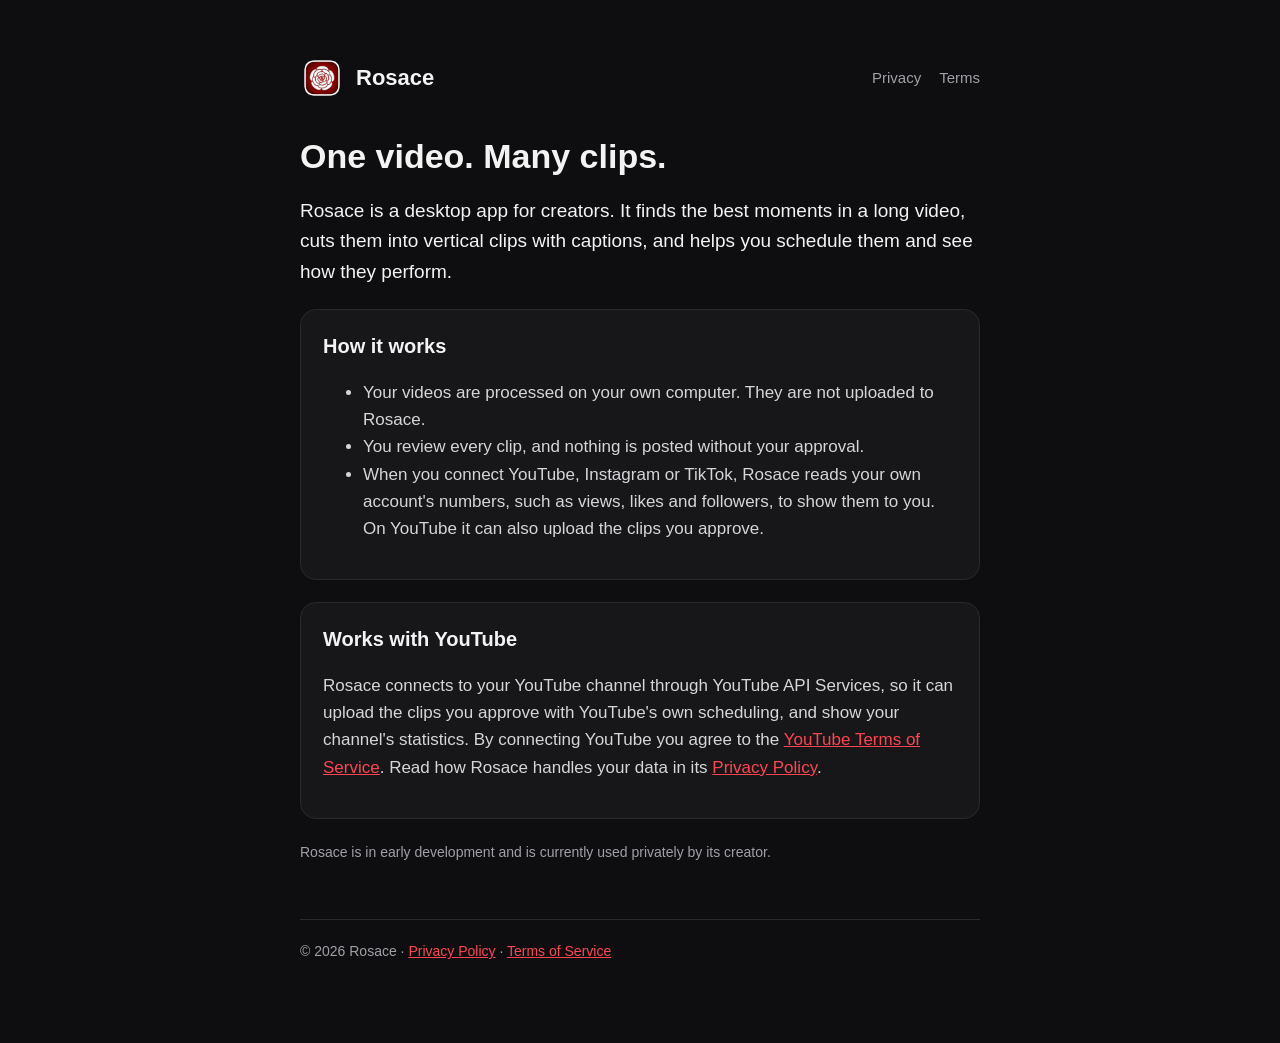
<file: index.html>
<!doctype html>
<html lang="en">
<head>
<meta charset="utf-8">
<meta name="viewport" content="width=device-width, initial-scale=1">
<title>Rosace</title>
<meta name="description" content="Rosace turns one long video into many short clips, and helps creators schedule them and follow how they do.">
<link rel="icon" href="icon.png">
<link rel="stylesheet" href="style.css">
</head>
<body>
<main>
  <header><img src="icon.png" alt=""><a href="./">Rosace</a>
    <nav><a href="privacy.html">Privacy</a><a href="terms.html">Terms</a></nav></header>
  <h1>One video. Many clips.</h1>
  <p class="lead">Rosace is a desktop app for creators. It finds the best moments in a long video, cuts them into vertical clips with captions, and helps you schedule them and see how they perform.</p>
  <div class="card">
    <h2 style="margin-top:0">How it works</h2>
    <ul>
      <li>Your videos are processed on your own computer. They are not uploaded to Rosace.</li>
      <li>You review every clip, and nothing is posted without your approval.</li>
      <li>When you connect YouTube, Instagram or TikTok, Rosace reads your own account's numbers, such as views, likes and followers, to show them to you. On YouTube it can also upload the clips you approve.</li>
    </ul>
  </div>
  <div class="card">
    <h2 style="margin-top:0">Works with YouTube</h2>
    <p>Rosace connects to your YouTube channel through YouTube API Services, so it can upload the clips you approve with YouTube's own scheduling, and show your channel's statistics. By connecting YouTube you agree to the <a href="https://www.youtube.com/t/terms">YouTube Terms of Service</a>. Read how Rosace handles your data in its <a href="privacy.html#youtube">Privacy Policy</a>.</p>
  </div>
  <p class="small">Rosace is in early development and is currently used privately by its creator.</p>
  <footer>© 2026 Rosace · <a href="privacy.html">Privacy Policy</a> · <a href="terms.html">Terms of Service</a></footer>
</main>
</body>
</html>
</file>
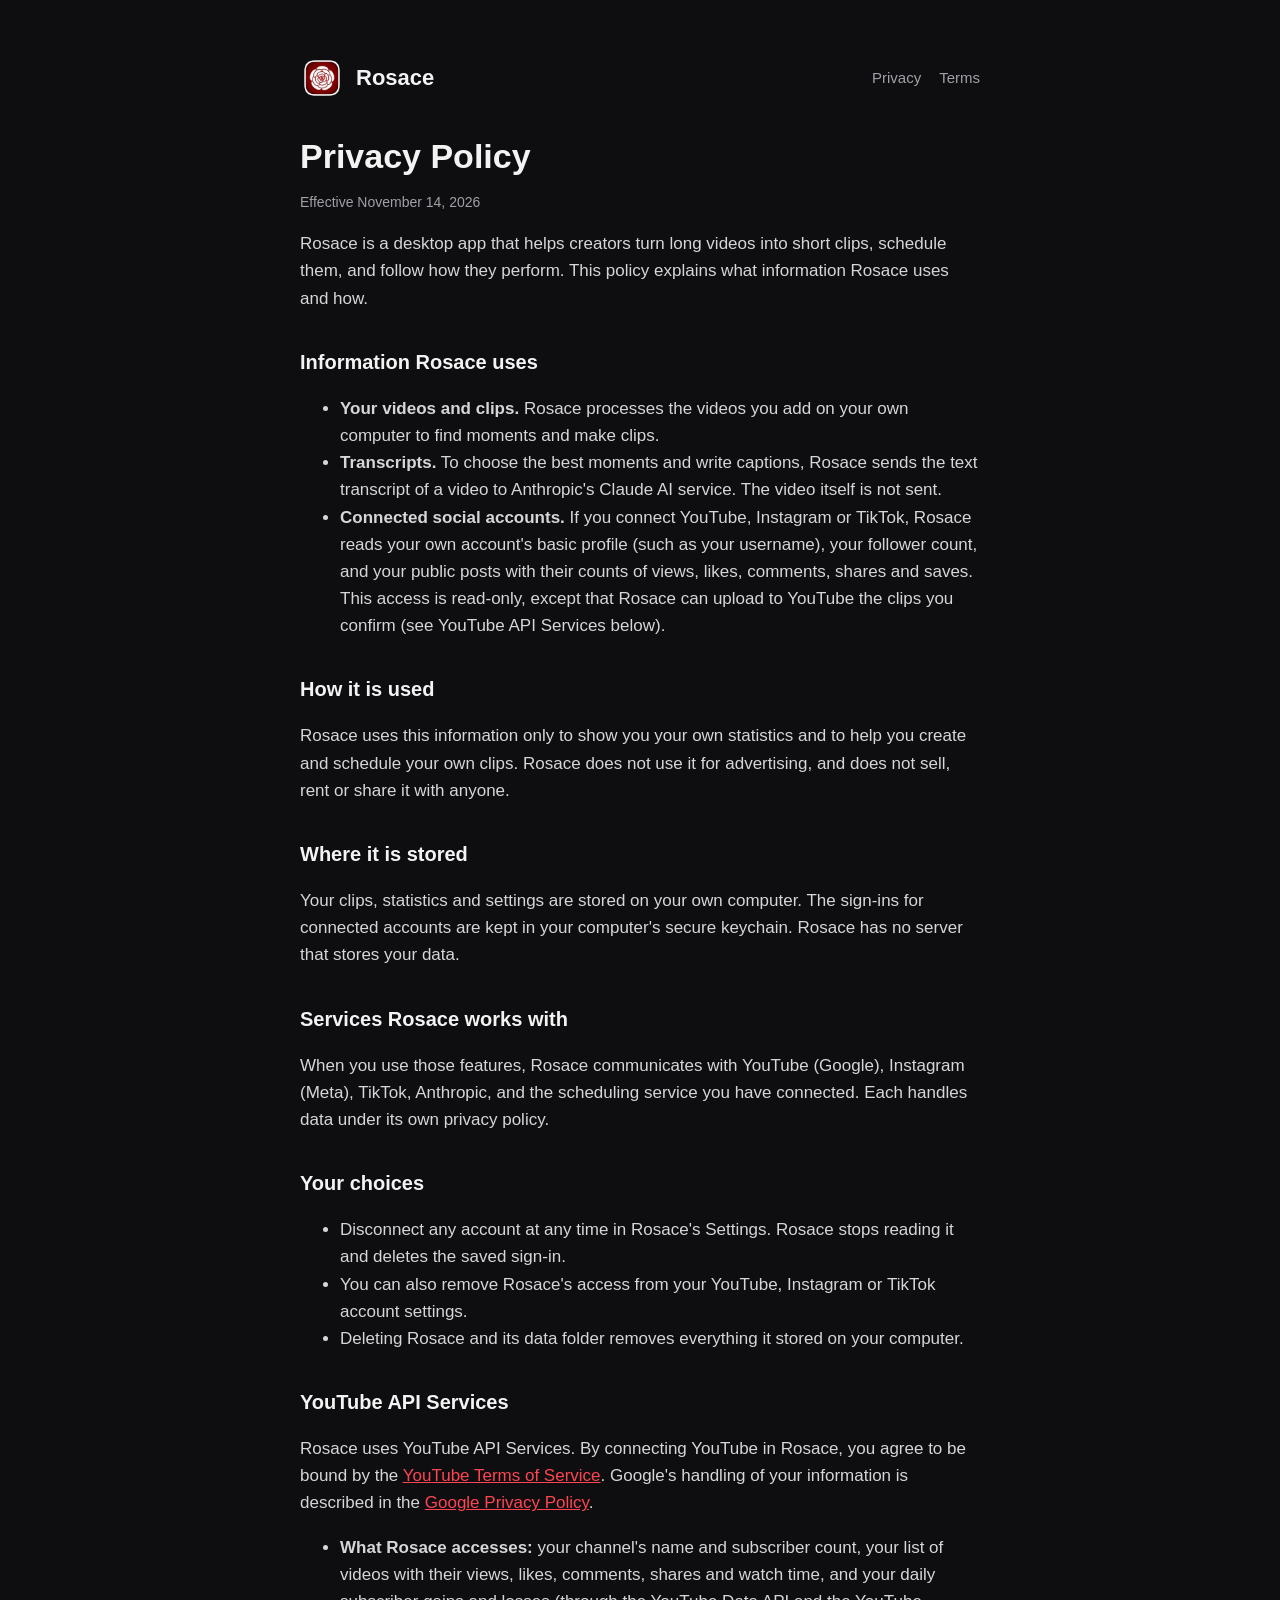
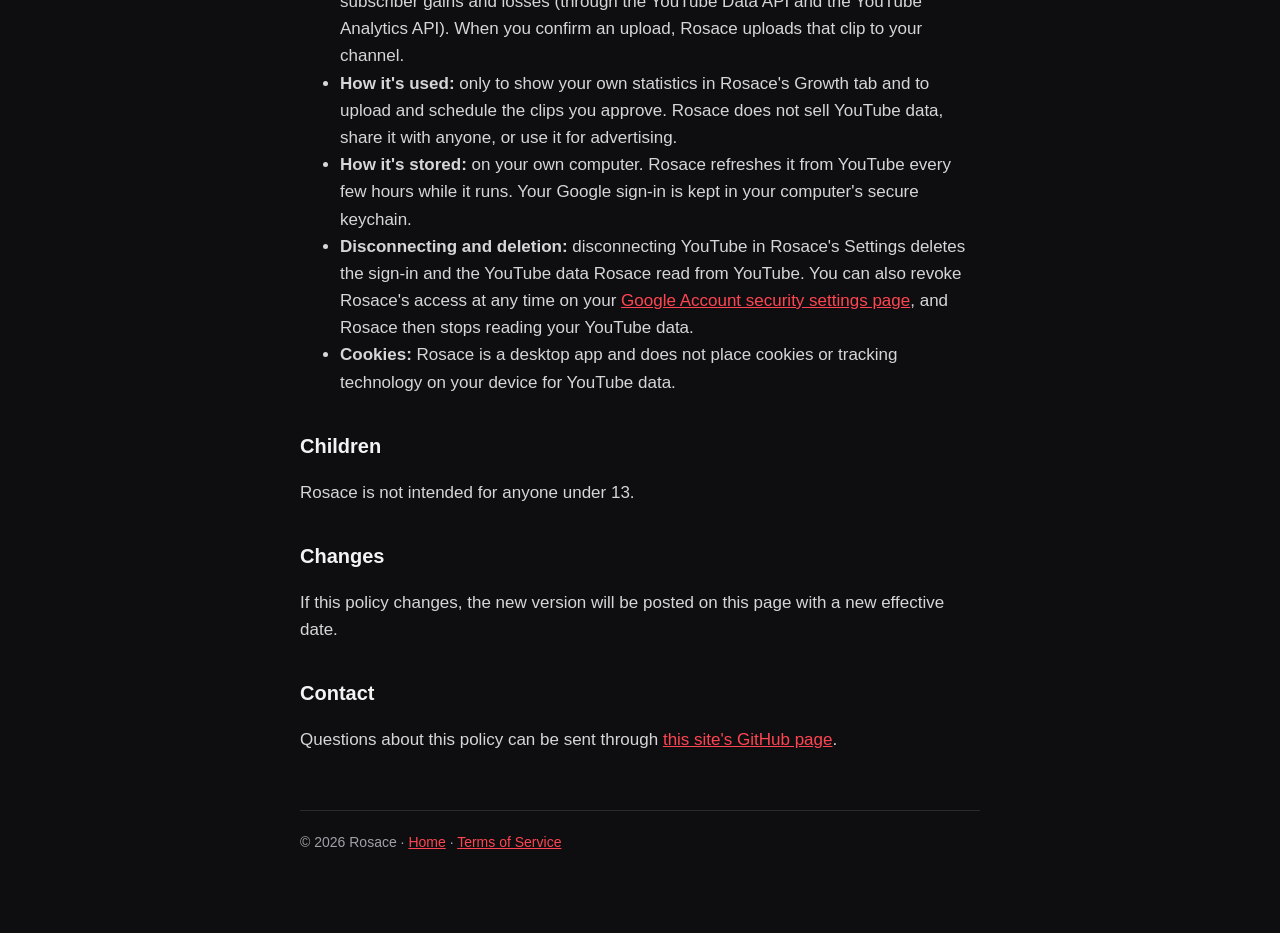
<file: privacy.html>
<!doctype html>
<html lang="en">
<head>
<meta charset="utf-8">
<meta name="viewport" content="width=device-width, initial-scale=1">
<title>Rosace Privacy Policy</title>
<link rel="icon" href="icon.png">
<link rel="stylesheet" href="style.css">
</head>
<body>
<main>
  <header><img src="icon.png" alt=""><a href="./">Rosace</a>
    <nav><a href="privacy.html">Privacy</a><a href="terms.html">Terms</a></nav></header>
  <h1>Privacy Policy</h1>
  <p class="small">Effective November 14, 2026</p>

  <p>Rosace is a desktop app that helps creators turn long videos into short clips, schedule them, and follow how they perform. This policy explains what information Rosace uses and how.</p>

  <h2>Information Rosace uses</h2>
  <ul>
    <li><b>Your videos and clips.</b> Rosace processes the videos you add on your own computer to find moments and make clips.</li>
    <li><b>Transcripts.</b> To choose the best moments and write captions, Rosace sends the text transcript of a video to Anthropic's Claude AI service. The video itself is not sent.</li>
    <li><b>Connected social accounts.</b> If you connect YouTube, Instagram or TikTok, Rosace reads your own account's basic profile (such as your username), your follower count, and your public posts with their counts of views, likes, comments, shares and saves. This access is read-only, except that Rosace can upload to YouTube the clips you confirm (see YouTube API Services below).</li>
  </ul>

  <h2>How it is used</h2>
  <p>Rosace uses this information only to show you your own statistics and to help you create and schedule your own clips. Rosace does not use it for advertising, and does not sell, rent or share it with anyone.</p>

  <h2>Where it is stored</h2>
  <p>Your clips, statistics and settings are stored on your own computer. The sign-ins for connected accounts are kept in your computer's secure keychain. Rosace has no server that stores your data.</p>

  <h2>Services Rosace works with</h2>
  <p>When you use those features, Rosace communicates with YouTube (Google), Instagram (Meta), TikTok, Anthropic, and the scheduling service you have connected. Each handles data under its own privacy policy.</p>

  <h2>Your choices</h2>
  <ul>
    <li>Disconnect any account at any time in Rosace's Settings. Rosace stops reading it and deletes the saved sign-in.</li>
    <li>You can also remove Rosace's access from your YouTube, Instagram or TikTok account settings.</li>
    <li>Deleting Rosace and its data folder removes everything it stored on your computer.</li>
  </ul>

  <h2 id="youtube">YouTube API Services</h2>
  <p>Rosace uses YouTube API Services. By connecting YouTube in Rosace, you agree to be bound by the
    <a href="https://www.youtube.com/t/terms">YouTube Terms of Service</a>. Google's handling of your information is described in the
    <a href="https://policies.google.com/privacy">Google Privacy Policy</a>.</p>
  <ul>
    <li><b>What Rosace accesses:</b> your channel's name and subscriber count, your list of videos with their views, likes, comments, shares and watch time, and your daily subscriber gains and losses (through the YouTube Data API and the YouTube Analytics API). When you confirm an upload, Rosace uploads that clip to your channel.</li>
    <li><b>How it's used:</b> only to show your own statistics in Rosace's Growth tab and to upload and schedule the clips you approve. Rosace does not sell YouTube data, share it with anyone, or use it for advertising.</li>
    <li><b>How it's stored:</b> on your own computer. Rosace refreshes it from YouTube every few hours while it runs. Your Google sign-in is kept in your computer's secure keychain.</li>
    <li><b>Disconnecting and deletion:</b> disconnecting YouTube in Rosace's Settings deletes the sign-in and the YouTube data Rosace read from YouTube. You can also revoke Rosace's access at any time on your
      <a href="https://security.google.com/settings/security/permissions">Google Account security settings page</a>, and Rosace then stops reading your YouTube data.</li>
    <li><b>Cookies:</b> Rosace is a desktop app and does not place cookies or tracking technology on your device for YouTube data.</li>
  </ul>

  <h2>Children</h2>
  <p>Rosace is not intended for anyone under 13.</p>

  <h2>Changes</h2>
  <p>If this policy changes, the new version will be posted on this page with a new effective date.</p>

  <h2>Contact</h2>
  <p>Questions about this policy can be sent through <a href="https://github.com/JamesRippeyJr/rosace/issues">this site's GitHub page</a>.</p>

  <footer>© 2026 Rosace · <a href="./">Home</a> · <a href="terms.html">Terms of Service</a></footer>
</main>
</body>
</html>
</file>
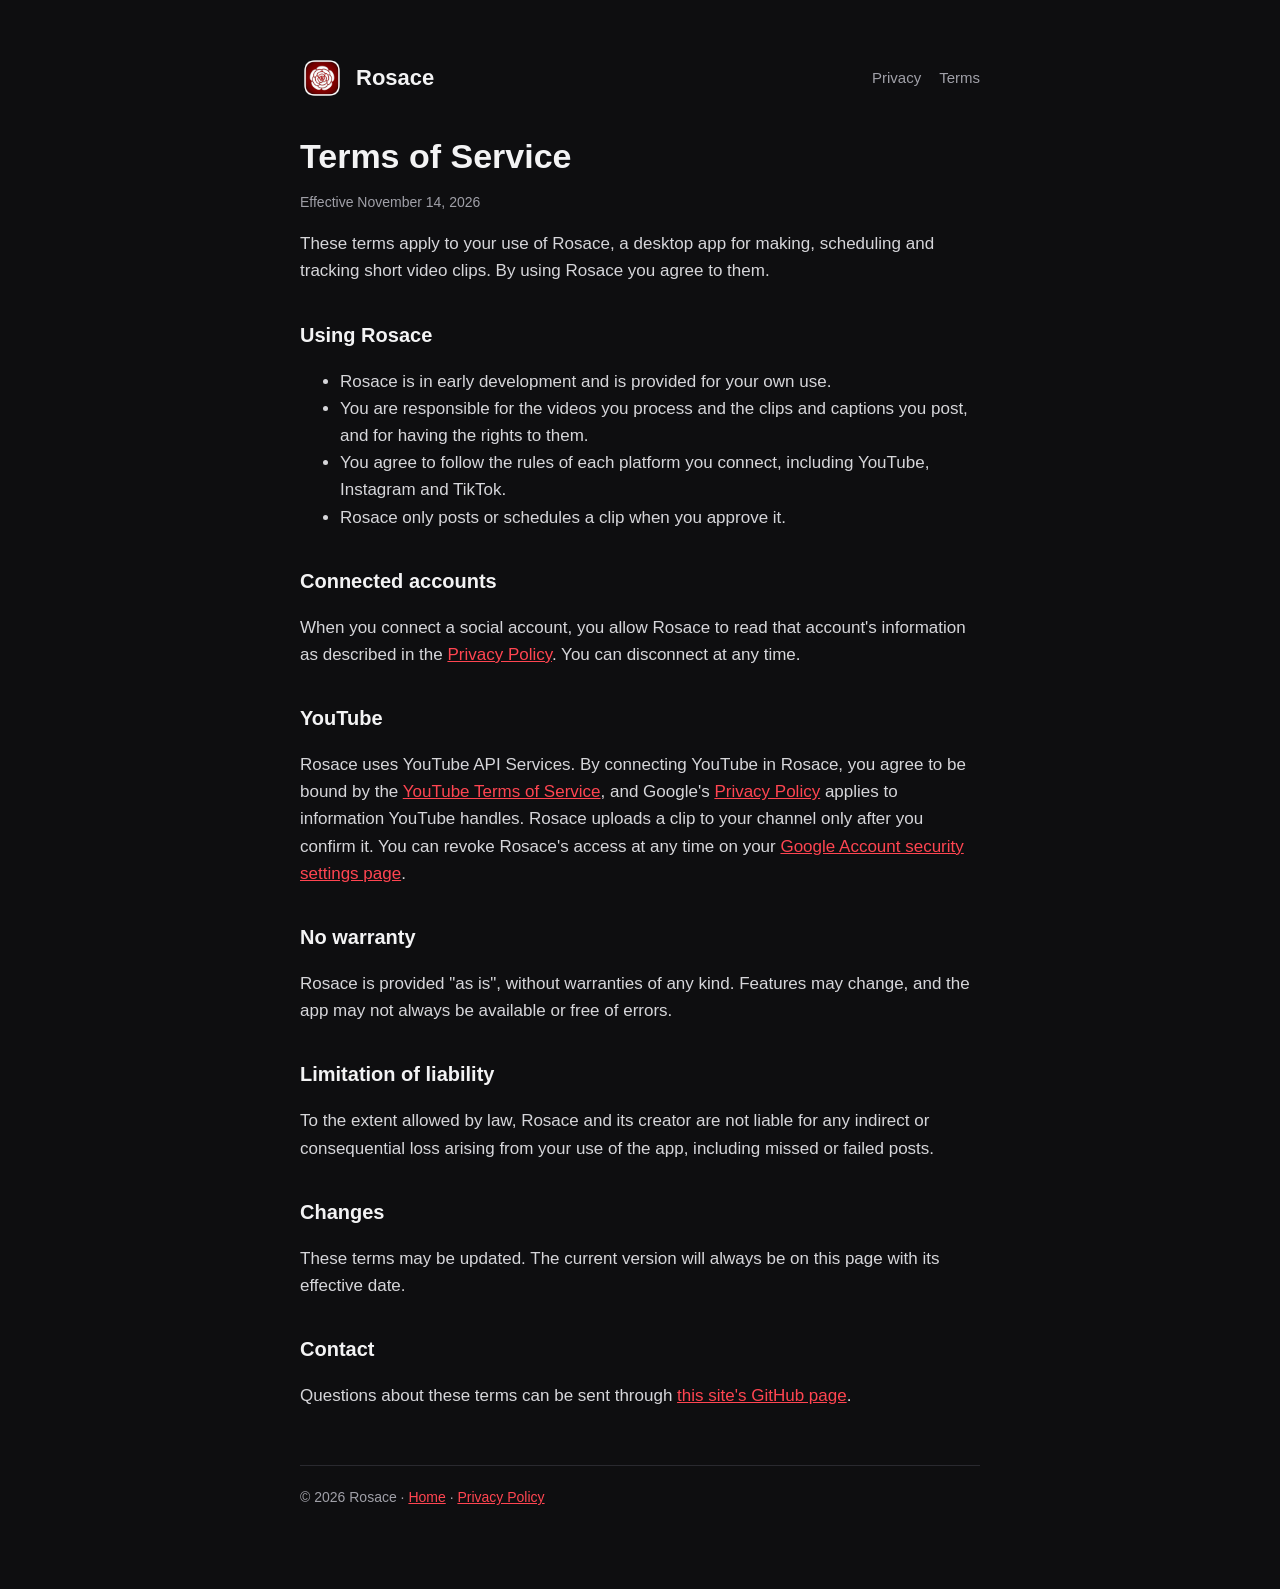
<file: terms.html>
<!doctype html>
<html lang="en">
<head>
<meta charset="utf-8">
<meta name="viewport" content="width=device-width, initial-scale=1">
<title>Rosace Terms of Service</title>
<link rel="icon" href="icon.png">
<link rel="stylesheet" href="style.css">
</head>
<body>
<main>
  <header><img src="icon.png" alt=""><a href="./">Rosace</a>
    <nav><a href="privacy.html">Privacy</a><a href="terms.html">Terms</a></nav></header>
  <h1>Terms of Service</h1>
  <p class="small">Effective November 14, 2026</p>

  <p>These terms apply to your use of Rosace, a desktop app for making, scheduling and tracking short video clips. By using Rosace you agree to them.</p>

  <h2>Using Rosace</h2>
  <ul>
    <li>Rosace is in early development and is provided for your own use.</li>
    <li>You are responsible for the videos you process and the clips and captions you post, and for having the rights to them.</li>
    <li>You agree to follow the rules of each platform you connect, including YouTube, Instagram and TikTok.</li>
    <li>Rosace only posts or schedules a clip when you approve it.</li>
  </ul>

  <h2>Connected accounts</h2>
  <p>When you connect a social account, you allow Rosace to read that account's information as described in the <a href="privacy.html">Privacy Policy</a>. You can disconnect at any time.</p>

  <h2>YouTube</h2>
  <p>Rosace uses YouTube API Services. By connecting YouTube in Rosace, you agree to be bound by the
    <a href="https://www.youtube.com/t/terms">YouTube Terms of Service</a>, and Google's
    <a href="https://policies.google.com/privacy">Privacy Policy</a> applies to information YouTube handles. Rosace uploads a clip to your channel only after you confirm it.
    You can revoke Rosace's access at any time on your <a href="https://security.google.com/settings/security/permissions">Google Account security settings page</a>.</p>

  <h2>No warranty</h2>
  <p>Rosace is provided "as is", without warranties of any kind. Features may change, and the app may not always be available or free of errors.</p>

  <h2>Limitation of liability</h2>
  <p>To the extent allowed by law, Rosace and its creator are not liable for any indirect or consequential loss arising from your use of the app, including missed or failed posts.</p>

  <h2>Changes</h2>
  <p>These terms may be updated. The current version will always be on this page with its effective date.</p>

  <h2>Contact</h2>
  <p>Questions about these terms can be sent through <a href="https://github.com/JamesRippeyJr/rosace/issues">this site's GitHub page</a>.</p>

  <footer>© 2026 Rosace · <a href="./">Home</a> · <a href="privacy.html">Privacy Policy</a></footer>
</main>
</body>
</html>
</file>
<file: style.css>
:root { --bg: #0e0e10; --surface: #17171a; --text: #f3f3f4; --muted: #a0a0a8; --rose: #d9121f; --line: #29292f; }
* { box-sizing: border-box; }
body { margin: 0; background: var(--bg); color: var(--text); font: 17px/1.6 -apple-system, BlinkMacSystemFont, "Segoe UI", sans-serif; }
main { max-width: 720px; margin: 0 auto; padding: 56px 20px 80px; }
header { display: flex; align-items: center; gap: 12px; margin-bottom: 36px; }
header img { width: 44px; height: 44px; border-radius: 11px; }
header a { color: var(--text); text-decoration: none; font-weight: 700; font-size: 22px; }
nav { margin-left: auto; display: flex; gap: 18px; font-size: 15px; }
nav a { color: var(--muted); font-weight: 500; font-size: 15px; }
h1 { font-size: 34px; line-height: 1.2; margin: 0 0 12px; }
h2 { font-size: 20px; margin: 34px 0 8px; }
p, li { color: #d6d6da; }
a { color: #ff4551; }
.lead { font-size: 19px; color: var(--text); }
.card { background: var(--surface); border: 1px solid var(--line); border-radius: 16px; padding: 20px 22px; margin: 22px 0; }
.small { font-size: 14px; color: var(--muted); }
footer { margin-top: 56px; padding-top: 20px; border-top: 1px solid var(--line); font-size: 14px; color: var(--muted); }
@media (max-width: 560px) { nav { gap: 12px; } h1 { font-size: 28px; } }
</file>
